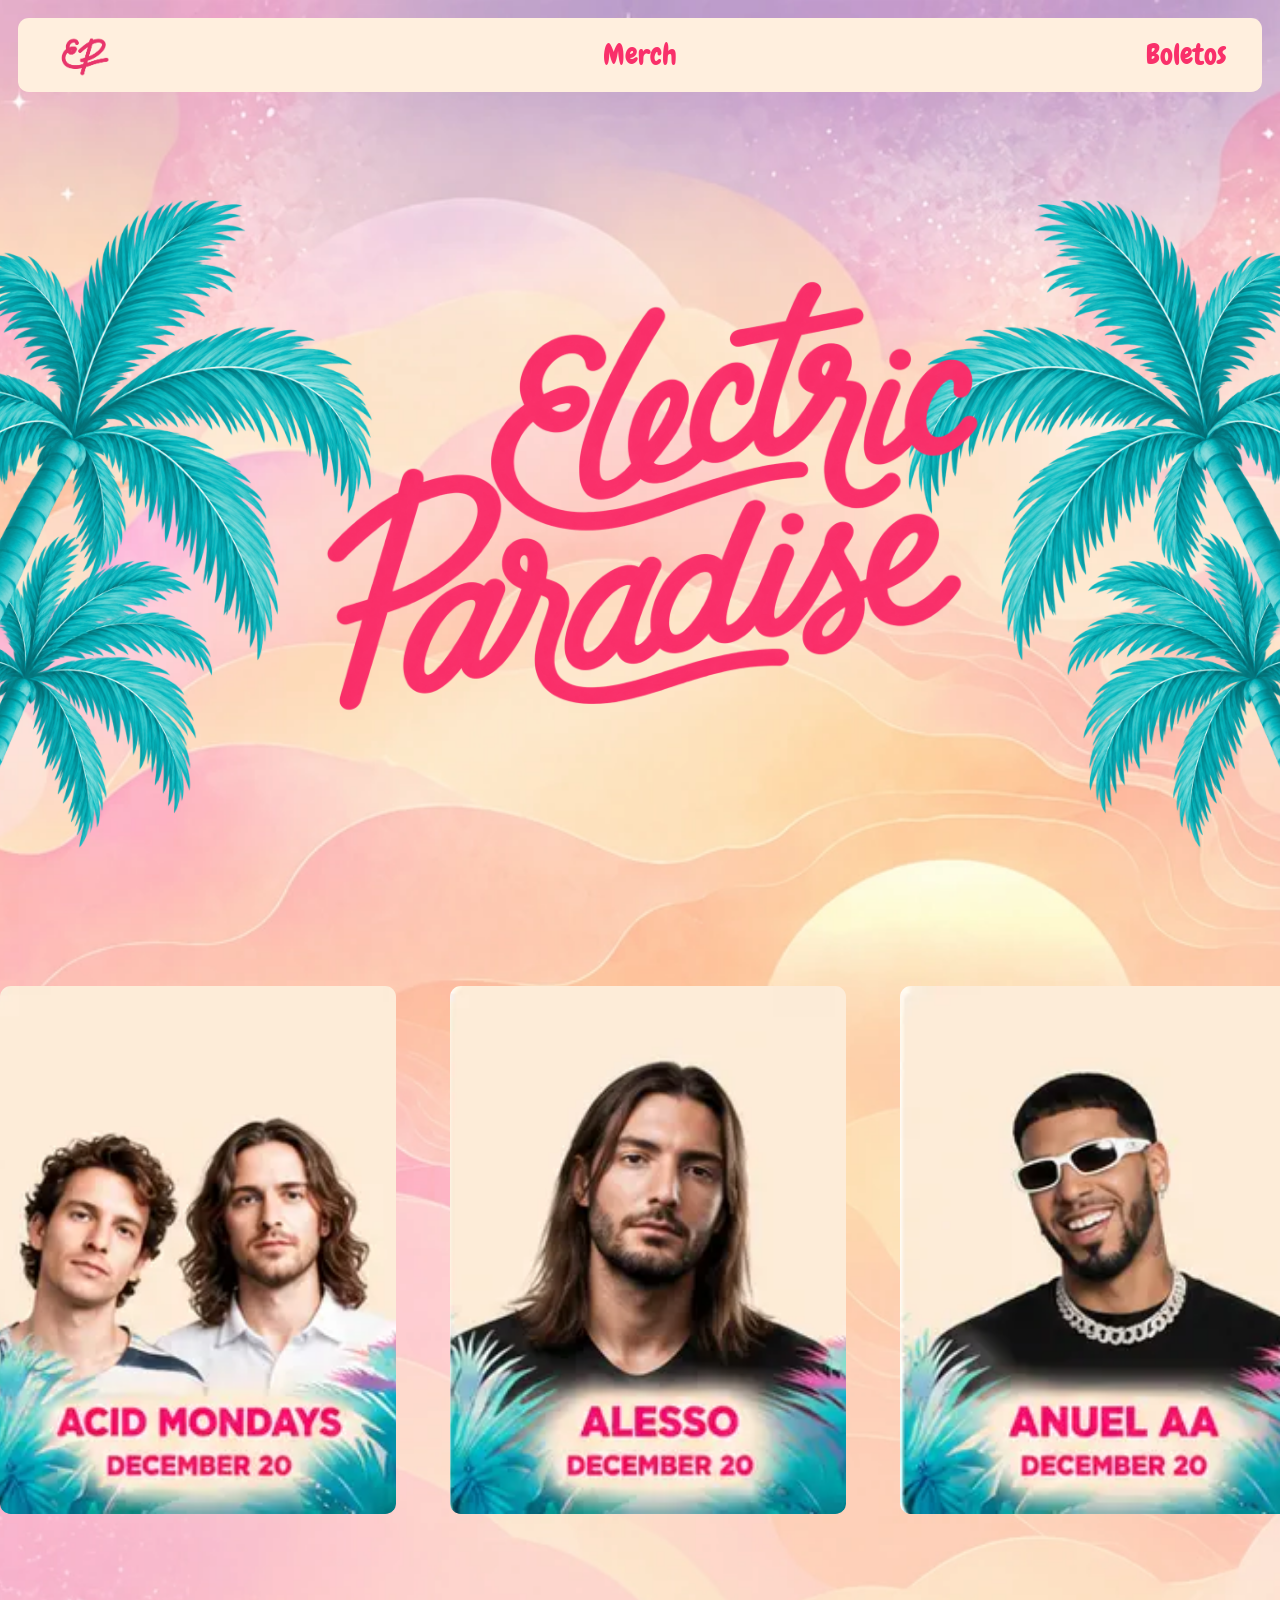
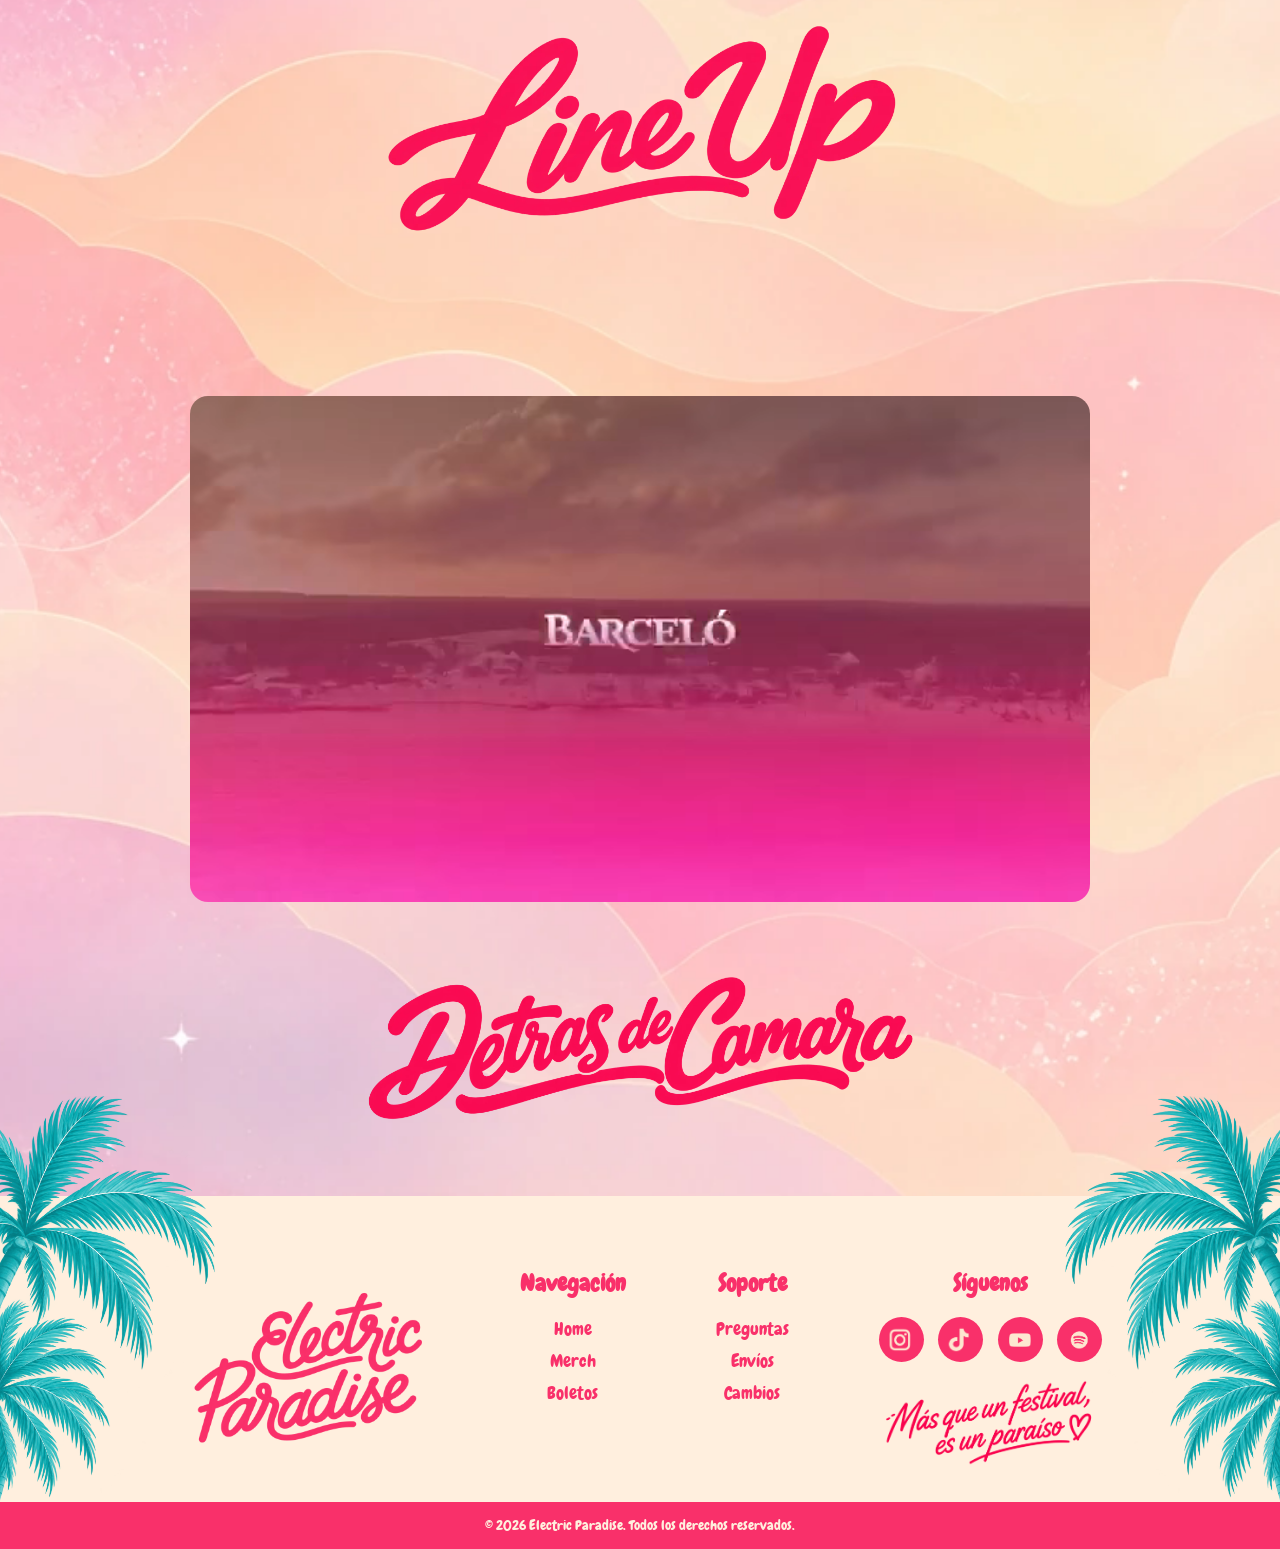
<file: index.html>
<!DOCTYPE html>
<html lang="en">
<head>
    <meta charset="UTF-8">
    <meta name="viewport" content="width=device-width, initial-scale=1.0">
    <title>Home</title>
    <link rel="stylesheet" href="CSS/style.css">
</head>
<body>

    <!-- FONDO -->
     <img class="fondo" src="MEDIA/IMG/Fondo-largo_E.P..webp" alt="">

    <!-- NAVBAR -->
    <header>
        <!-- LOGO -->
         <a class="ILOGO" href="#">
            <img src="MEDIA/IMG/Isologo_E.P.webp" alt="Electric Paradise">
         </a>

         <nav id="menu">
            <ul>
                <li class="centro"><a href="tienda.html">Merch</a></li>
                <li><a href="boletos.html">Boletos</a></li>
            </ul>
         </nav>

         <button class="hamb" id="hamb">
            <img src="MEDIA/IMG/Icono_hamb.webp" alt="">
         </button>

    </header>

    <main>
        <section class="HERO">
            <img class="palmera izquierda" src="MEDIA/IMG/Palmeritas_hero.webp" alt="">
            <img class="palmera derecha" src="MEDIA/IMG/Palmeritas_hero.webp" alt="">
            <h1>
                <img src="MEDIA/IMG/Logo_E.P..webp" alt="">
            </h1>
        </section>
        
        <!-- CARRUSEL DE ARTISTAS -->
        <section class="carrusel">
            <div class="cinta">
                <img src="MEDIA/IMG/Artistas/Acid_Mondays.webp" alt="">
                <img src="MEDIA/IMG/Artistas/Alesso.webp" alt="">
                <img src="MEDIA/IMG/Artistas/Anuel_AA.webp" alt="">
                <img src="MEDIA/IMG/Artistas/Davide_Squillace.webp" alt="">
                <img src="MEDIA/IMG/Artistas/Maluma.webp" alt="">
        
                <img src="MEDIA/IMG/Artistas/Acid_Mondays.webp" alt="">
                <img src="MEDIA/IMG/Artistas/Alesso.webp" alt="">
                <img src="MEDIA/IMG/Artistas/Anuel_AA.webp" alt="">
                <img src="MEDIA/IMG/Artistas/Davide_Squillace.webp" alt="">
                <img src="MEDIA/IMG/Artistas/Maluma.webp" alt="">
            </div>
        </section>

        <section class="line-up">
            <h2>
                <img class="titulo" src="MEDIA/IMG/Line-Up_E.P..webp" alt="">
            </h2>
        </section>

        <div class="detras">
            <video autoplay muted loop playsinline src="MEDIA/VID/Detras_Camara.webm"></video>
        </div>

        <div class="DetrasCamara">
            <h2>
                <img class="titulo" src="MEDIA/IMG/Detras de camara_E.webp" alt="">
            </h2>
        </div>

    </main>

    <!-- FOOTER -->
    <footer>
        <div class="footer-p">
            <img class="palmera izquierda" src="MEDIA/IMG/Palmeritas_footer.webp" alt="">
            <img class="palmera derecha" src="MEDIA/IMG/Palmeritas_footer.webp" alt="">

            <div class="footer-cont">
                <img class="footer-logo" src="MEDIA/IMG/Logo_E.P..webp" alt="Electric Paradise">

                <div class="columna">
                    <h3>Navegación</h3>
                    <ul>
                        <li><a href="index.html">Home</a></li>
                        <li><a href="tienda.html">Merch</a></li>
                        <li><a href="#">Boletos</a></li>
                    </ul>
                </div>

                <div class="columna">
                    <h3>Soporte</h3>
                    <ul>
                        <li><a href="#">Preguntas</a></li>
                        <li><a href="#">Envíos</a></li>
                        <li><a href="#">Cambios</a></li>
                    </ul>
                </div>

                <div class="columna">
                    <h3>Síguenos</h3>
                    <div class="redes">
                        <a href="">
                            <img src="MEDIA/IMG/Iconos_E.P./Instagram.webp" alt="">
                        </a>                        
                        <a href="">
                            <img src="MEDIA/IMG/Iconos_E.P./TikTok.webp" alt="">
                        </a>                        
                        <a href="">
                            <img src="MEDIA/IMG/Iconos_E.P./YouTube.webp" alt="">
                        </a>
                        <a href="">
                            <img src="MEDIA/IMG/Iconos_E.P./Spotify.webp" alt="">
                        </a>
                    </div>
                    <img class="frase" src="MEDIA/IMG/Footer_frase.webp" alt="Más que un festival, es un paraíso">
                </div>
            </div>
        </div>

        <p class="copyright">© 2026 Electric Paradise. Todos los derechos reservados.</p>
    </footer>



    <script src="JS/script.js"></script>
</body>
</html>
</file>
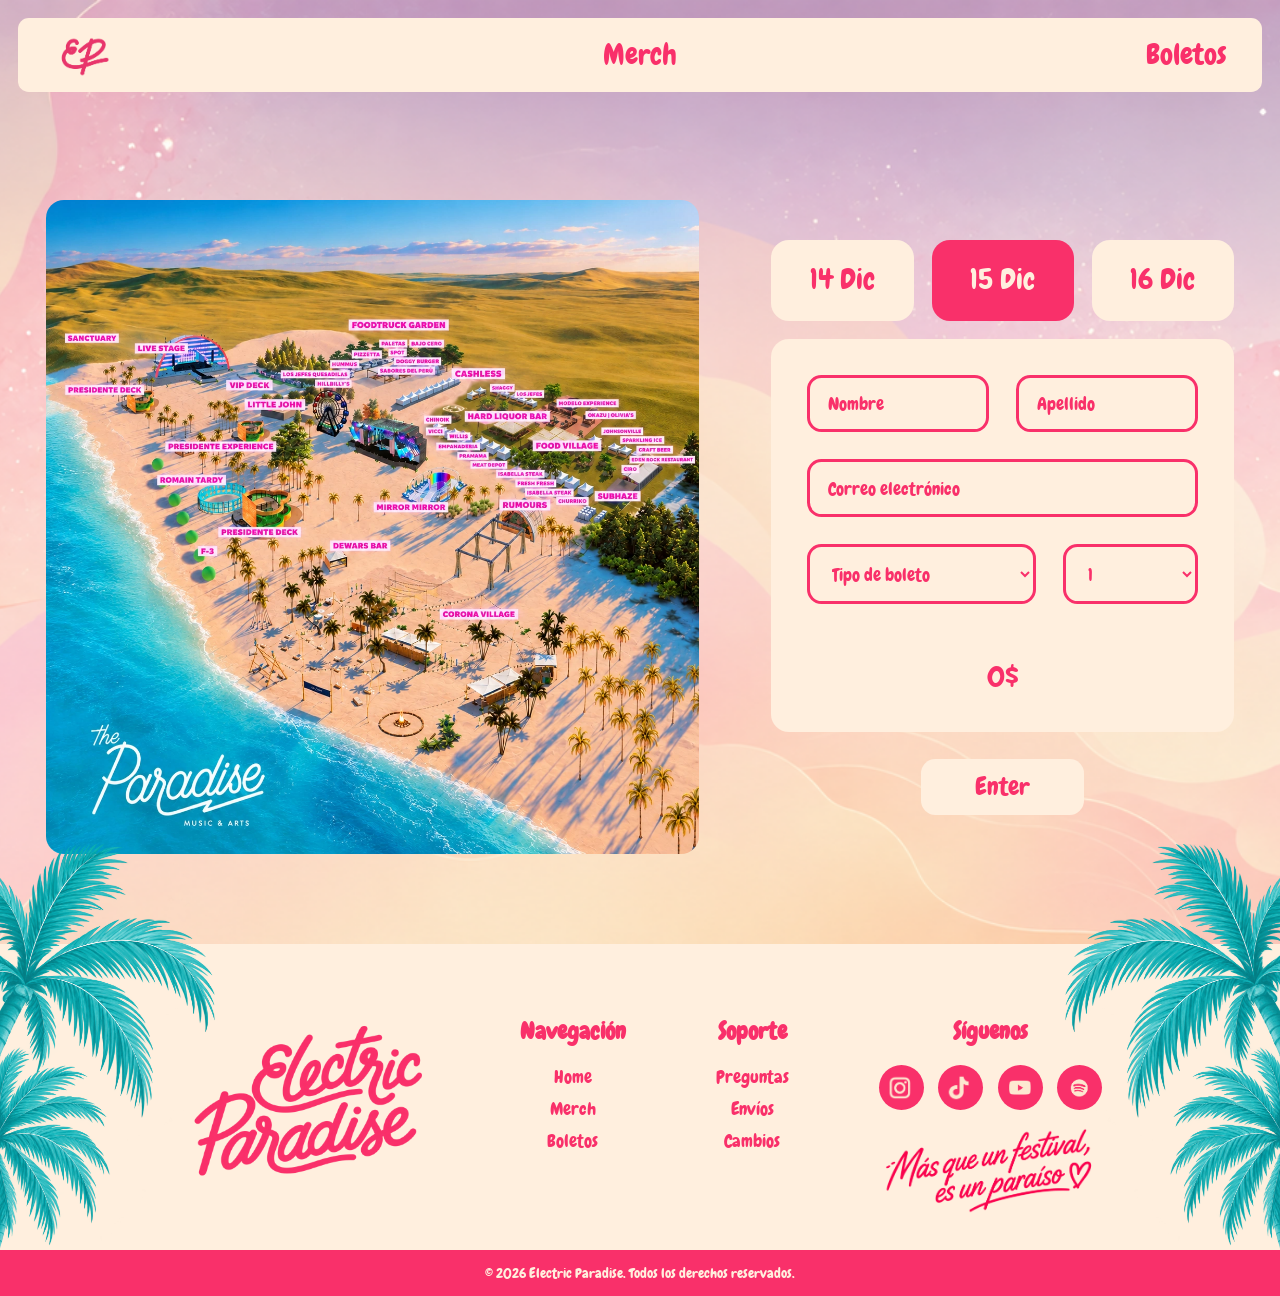
<file: boletos.html>
<!DOCTYPE html>
<html lang="en">
<head>
    <meta charset="UTF-8">
    <meta name="viewport" content="width=device-width, initial-scale=1.0">
    <title>Boletos</title>
    <link rel="stylesheet" href="CSS/style.css">
</head>
<body>
        <!-- FONDO -->
     <img class="fondo-boletos" src="MEDIA/IMG/Fondo_Electric_Paradise.webp" alt="">

    <!-- NAVBAR -->
    <header>
        <!-- LOGO -->
         <a class="ILOGO" href="index.html">
            <img src="MEDIA/IMG/Isologo_E.P.webp" alt="Electric Paradise">
         </a>

         <nav id="menu">
            <ul>
                <li class="centro"><a href="tienda.html">Merch</a></li>
                <li><a href="#">Boletos</a></li>
            </ul>
         </nav>

         <button class="hamb" id="hamb">
            <img src="MEDIA/IMG/Icono_hamb.webp" alt="">
         </button>

    </header>

    <main>
        <section class="boletos">
            <!-- MAPA -->
            <img class="mapa" src="MEDIA/IMG/mapa_E.P.webp" alt="Mapa del festival Electric Paradise">

            <!-- COMPRA -->
            <div class="compra">
                <!-- FECHAS -->
                <div class="fechas">
                    <input type="radio" name="fecha" id="dia14" value="14">
                    <label for="dia14">14 Dic</label>

                    <input type="radio" name="fecha" id="dia15" value="15" checked>
                    <label for="dia15">15 Dic</label>

                    <input type="radio" name="fecha" id="dia16" value="16">
                    <label for="dia16">16 Dic</label>
                </div>

                <!-- FORMULARIO -->
                <form class="formulario" id="formulario">
                    <div class="fila">
                        <input type="text" id="nombre" placeholder="Nombre">
                        <input type="text" id="apellido" placeholder="Apellido">
                    </div>

                    <input type="email" id="correo" placeholder="Correo electrónico">

                    <div class="fila">
                        <select class="tipo" id="tipo">
                            <option value="0" selected>Tipo de boleto</option>
                            <option value="150">General - 150$</option>
                            <option value="300">VIP - 300$</option>
                            <option value="500">Backstage - 500$</option>
                        </select>

                        <select class="cantidad" id="cantidad">
                            <option value="1">1</option>
                            <option value="2">2</option>
                            <option value="3">3</option>
                            <option value="4">4</option>
                            <option value="5">5</option>
                        </select>
                    </div>

                    <p class="error" id="error"></p>
                    <p class="total" id="total">0$</p>
                </form>

                  <button type="button" form="formulario" class="boton" id="enter">Enter</button>

            </div>
        </section>
    </main>

        <!-- FOOTER -->
    <footer>
        <div class="footer-p">
            <img class="palmera izquierda" src="MEDIA/IMG/Palmeritas_footer.webp" alt="">
            <img class="palmera derecha" src="MEDIA/IMG/Palmeritas_footer.webp" alt="">

            <div class="footer-cont">
                <a href="">
                    <img class="footer-logo" src="MEDIA/IMG/Logo_E.P..webp" alt="Electric Paradise">
    
                </a>

                <div class="columna">
                    <h3>Navegación</h3>
                    <ul>
                        <li><a href="index.html">Home</a></li>
                        <li><a href="tienda.html">Merch</a></li>
                        <li><a href="#">Boletos</a></li>
                    </ul>
                </div>

                <div class="columna">
                    <h3>Soporte</h3>
                    <ul>
                        <li><a href="#">Preguntas</a></li>
                        <li><a href="#">Envíos</a></li>
                        <li><a href="#">Cambios</a></li>
                    </ul>
                </div>

                <div class="columna">
                    <h3>Síguenos</h3>
                    <div class="redes">
                        <a href="">
                            <img src="MEDIA/IMG/Iconos_E.P./Instagram.webp" alt="">
                        </a>                        
                        <a href="">
                            <img src="MEDIA/IMG/Iconos_E.P./TikTok.webp" alt="">
                        </a>                        
                        <a href="">
                            <img src="MEDIA/IMG/Iconos_E.P./YouTube.webp" alt="">
                        </a>
                        <a href="">
                            <img src="MEDIA/IMG/Iconos_E.P./Spotify.webp" alt="">
                        </a>
                    </div>
                    <img class="frase" src="MEDIA/IMG/Footer_frase.webp" alt="Más que un festival, es un paraíso">
                </div>
            </div>
        </div>

        <p class="copyright">© 2026 Electric Paradise. Todos los derechos reservados.</p>
    </footer>

        <!-- MODAL DE CONFIRMACIÓN -->
    <div class="modal" id="modal">
        <div class="modal-contenido">
            <h2>¡Compra confirmada!</h2>
            <p id="modal-texto"></p>
            <button class="boton" id="cerrar-modal">Cerrar</button>
        </div>
    </div>


    <!-- JS -->
    <script src="JS/formulario.js"></script>
    <script src="JS/script.js"></script> 
</body>
</html>
</file>
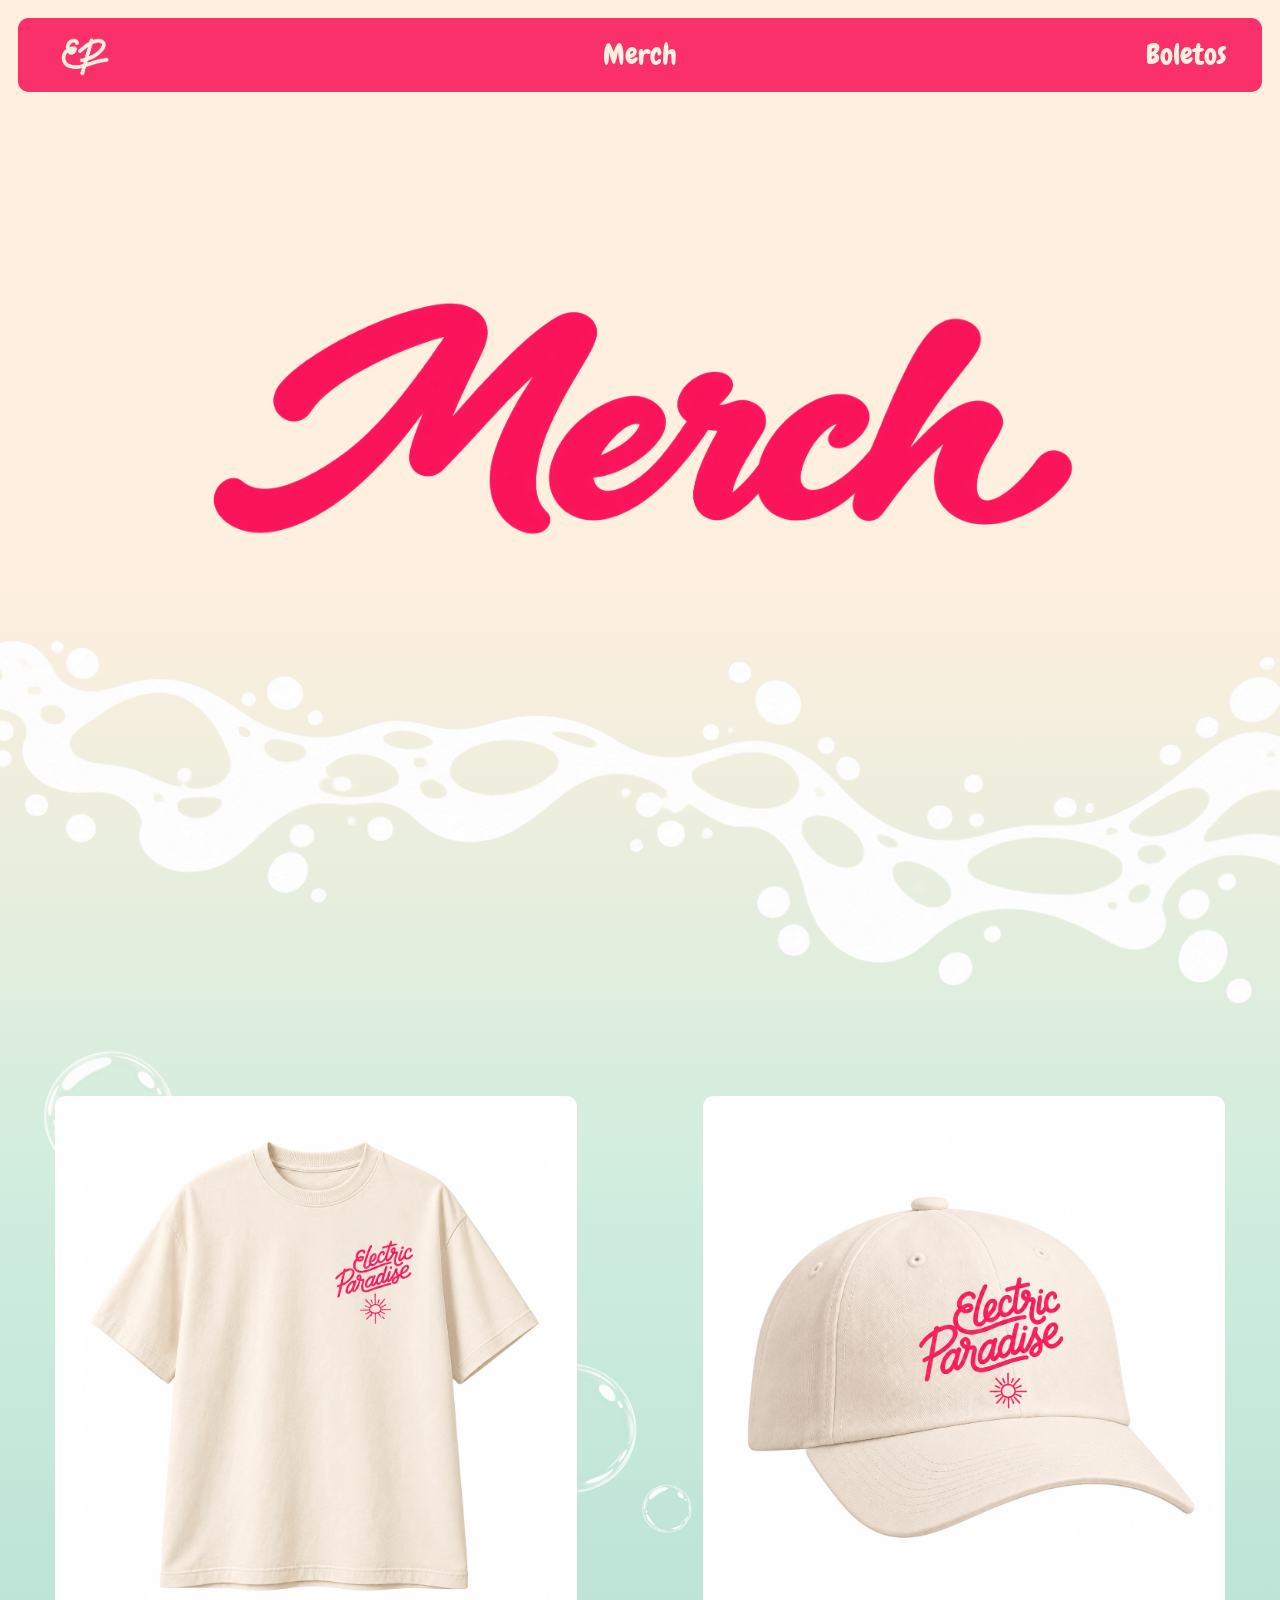
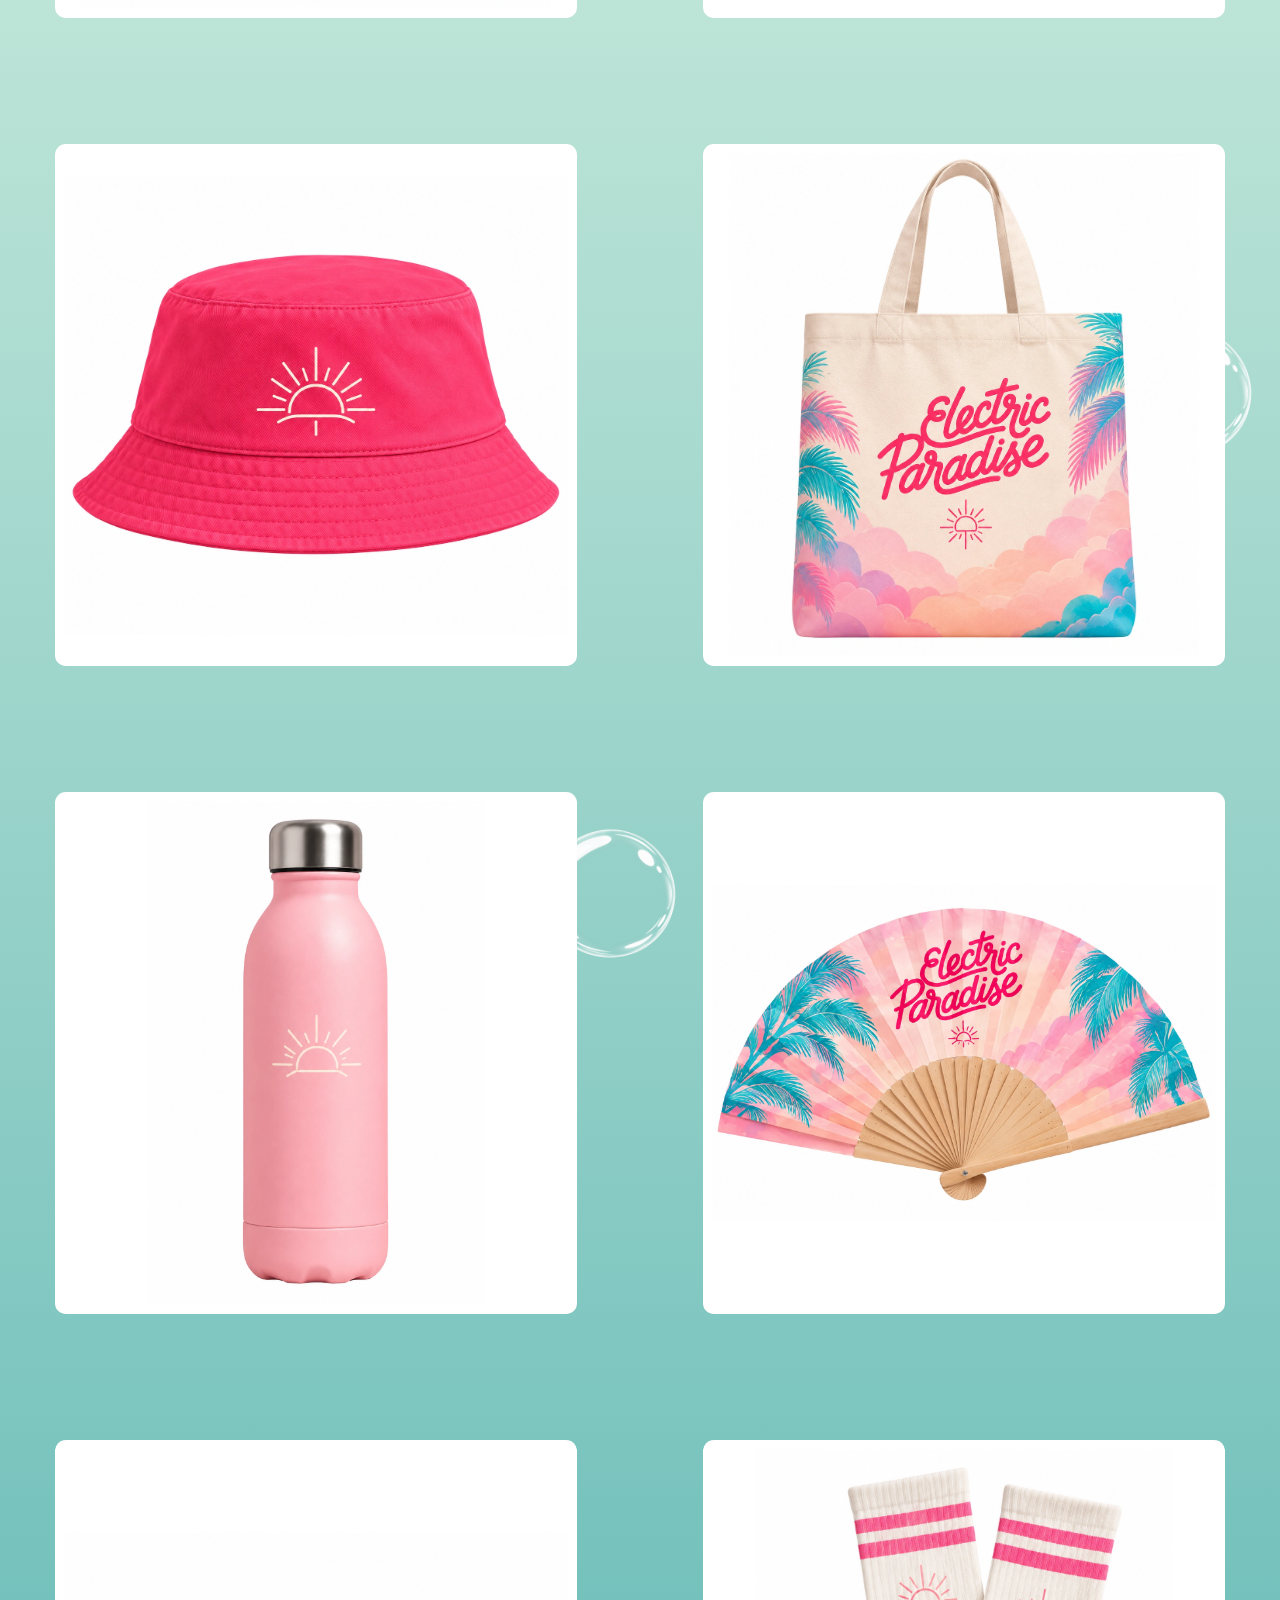
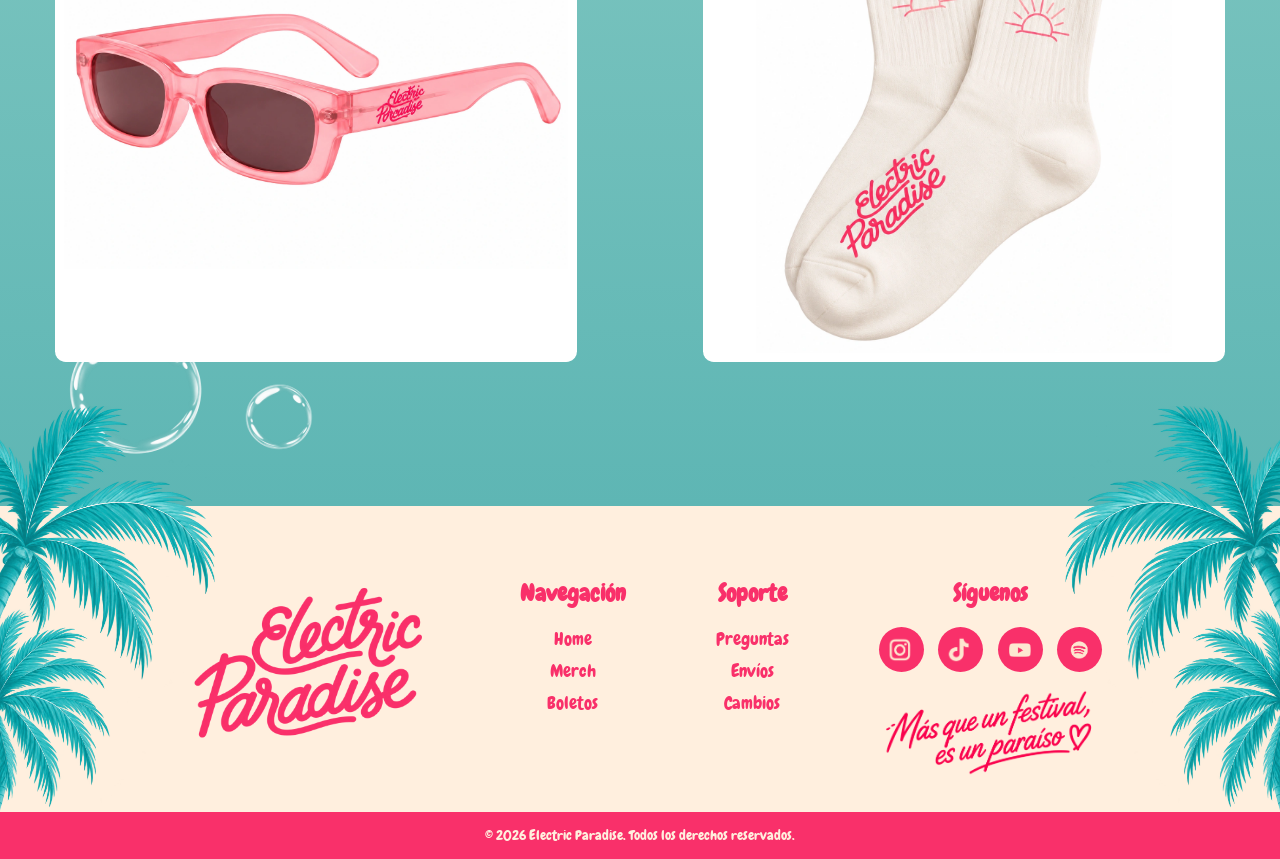
<file: tienda.html>
<!DOCTYPE html>
<html lang="en">
<head>
    <meta charset="UTF-8">
    <meta name="viewport" content="width=device-width, initial-scale=1.0">
    <title>Tienda</title>
    <link rel="stylesheet" href="CSS/style.css">
</head>
<body>
    <!-- NAVBAR -->
    <header class="header-tienda">
        <!-- LOGO -->
         <a class="ILOGO" href="index.html">
            <img src="MEDIA/IMG/Isologo_claro.webp" alt="Electric Paradise">
         </a>

         <nav id="menu">
            <ul>
                <li class="centro"><a href="tienda.html">Merch</a></li>
                <li><a href="boletos.html">Boletos</a></li>
            </ul>
         </nav>

         <button class="hamb" id="hamb">
            <img src="MEDIA/IMG/Icono_hamb-claro.webp" alt="">
         </button>

    </header>
    <main>
        <section class="HERO-tienda">
            <h1>
                <img src="MEDIA/IMG/Merch.webp" alt="">
            </h1>
        </section>
    
        <section class="productos">
            <div class="degradado">

                <!-- ESPUMA -->
                <img class="espuma" src="MEDIA/IMG/espuma.webp" alt="">

                <!-- BURBUJAS -->
                <img class="burbuja grande b1" src="MEDIA/IMG/Burbuja.webp" alt="">
                <img class="burbuja grande b2" src="MEDIA/IMG/Burbuja.webp" alt="">
                <img class="burbuja mini b3" src="MEDIA/IMG/Burbuja.webp" alt="">
                <img class="burbuja chica b4" src="MEDIA/IMG/Burbuja.webp" alt="">
                <img class="burbuja grande b5" src="MEDIA/IMG/Burbuja.webp" alt="">
                <img class="burbuja grande b6" src="MEDIA/IMG/Burbuja.webp" alt="">
                <img class="burbuja chica b7" src="MEDIA/IMG/Burbuja.webp" alt="">
                <img class="burbuja grande b8" src="MEDIA/IMG/Burbuja.webp" alt="">
                <img class="burbuja chica b9" src="MEDIA/IMG/Burbuja.webp" alt="">
                <img class="burbuja grande b10" src="MEDIA/IMG/Burbuja.webp" alt="">
                <img class="burbuja grande b11" src="MEDIA/IMG/Burbuja.webp" alt="">
                <img class="burbuja chica b12" src="MEDIA/IMG/Burbuja.webp" alt="">

                <div class="galeria">
                    <img src="MEDIA/IMG/Electric_Paradise_Merch_WEBP/01_camiseta.webp" alt="">
                    <img src="MEDIA/IMG/Electric_Paradise_Merch_WEBP/02_gorra.webp" alt="">
                    <img src="MEDIA/IMG/Electric_Paradise_Merch_WEBP/03_bucket_hat.webp" alt="">
                    <img src="MEDIA/IMG/Electric_Paradise_Merch_WEBP/04_tote_bag.webp" alt="">
                    <img src="MEDIA/IMG/Electric_Paradise_Merch_WEBP/05_termo.webp" alt="">
                    <img src="MEDIA/IMG/Electric_Paradise_Merch_WEBP/06_abanico.webp" alt="">
                    <img src="MEDIA/IMG/Electric_Paradise_Merch_WEBP/07_lentes.webp" alt="">
                    <img src="MEDIA/IMG/Electric_Paradise_Merch_WEBP/08_medias.webp" alt="">
                </div>
            </div>
        </section>
        
    </main>

        <!-- FOOTER -->
    <footer>
        <div class="footer-p">
            <img class="palmera izquierda" src="MEDIA/IMG/Palmeritas_footer.webp" alt="">
            <img class="palmera derecha" src="MEDIA/IMG/Palmeritas_footer.webp" alt="">

            <div class="footer-cont">
                <a href="">
                    <img class="footer-logo" src="MEDIA/IMG/Logo_E.P..webp" alt="Electric Paradise">
    
                </a>

                <div class="columna">
                    <h3>Navegación</h3>
                    <ul>
                        <li><a href="index.html">Home</a></li>
                        <li><a href="tienda.html">Merch</a></li>
                        <li><a href="#">Boletos</a></li>
                    </ul>
                </div>

                <div class="columna">
                    <h3>Soporte</h3>
                    <ul>
                        <li><a href="#">Preguntas</a></li>
                        <li><a href="#">Envíos</a></li>
                        <li><a href="#">Cambios</a></li>
                    </ul>
                </div>

                <div class="columna">
                    <h3>Síguenos</h3>
                    <div class="redes">
                        <a href="">
                            <img src="MEDIA/IMG/Iconos_E.P./Instagram.webp" alt="">
                        </a>                        
                        <a href="">
                            <img src="MEDIA/IMG/Iconos_E.P./TikTok.webp" alt="">
                        </a>                        
                        <a href="">
                            <img src="MEDIA/IMG/Iconos_E.P./YouTube.webp" alt="">
                        </a>
                        <a href="">
                            <img src="MEDIA/IMG/Iconos_E.P./Spotify.webp" alt="">
                        </a>
                    </div>
                    <img class="frase" src="MEDIA/IMG/Footer_frase.webp" alt="Más que un festival, es un paraíso">
                </div>
            </div>
        </div>

        <p class="copyright">© 2026 Electric Paradise. Todos los derechos reservados.</p>
    </footer>
    
    <script src="JS/script.js"></script>
</body>
</html>
</file>
<file: CSS/style.css>
* {
    margin: 0;
    padding: 0;
    box-sizing: border-box;
    font-size: 18px;
}


@font-face {
    font-family: Chewy;
    src: url(../TIPO/Chewy-Regular.ttf);
}
:root {
    --color-principal: #F9306A;
    --color-selec: #D30540;
    --color-fondo: #FFEFDE;
    --color-segundo: #CFEDDE;
    --color-tercer: #5EB6B4;
    --tipo-texto: Chewy;
    --espacio: 7rem;
}

body {
    position: relative;
    background-color: var(--color-fondo);
    display: flow-root;

}

/* NAVBAR */

a {
    text-decoration: none;
}

ul {
    list-style: none;
}

header {
    display: flex;
    justify-content: space-between;
    align-items: center;
    padding: 0.4rem 2rem;
    background-color: var(--color-fondo);
    border-radius: 0.6rem;
    margin: 1rem;
    position: relative;
    z-index: 10;
}

.ILOGO img {
    width: 60px;
    height: auto;
    display: block;
    transition: 0.3s;
}

.ILOGO:hover img {
    transform: scale(1.1);
}


nav ul {
    display: flex;
}

.centro {
    position: absolute;
    left: 50%;
    transform: translateX(-50%);
}


nav a {
    font-family: var(--tipo-texto);
    color: var(--color-principal);
    font-size: 1.6rem;
    transition: 0.3s;
}


nav a:hover {
    color: var(--color-selec);
}

/* HAMBURGUESA */

.hamb {
    display: none;
}

/* HOME */

/* FONDO */

.fondo {
    position: absolute;
    top: 0;
    left: 0;
    width: 100%;
    height: 100%;
    object-fit: cover;
    object-position: top center;
    z-index: -1;
}

/* HERO */


/* logo */
.HERO {
    position: relative;
    padding: 8rem 1rem;
    overflow-x: clip;
}

.HERO h1 {
    position: relative;
    z-index: 2;
}

.HERO img {
    display: block;
    width: 40rem;
    max-width: 100%;
    height: auto;
    margin: 0 auto;
    transition: 0.3s;

}

.HERO h1 img:hover {
    transform: scale(1.1);
}

/* palmeras */
.HERO .palmera {
    position: absolute;
    top: 5rem;
    width: 32%;
    height: auto;
    pointer-events: none;
    z-index: 0;
}

/* .palmera{

} */

.izquierda {
    left: -2rem;
    animation: mecer-izq 2s ease-in-out infinite alternate;
}

.derecha {
    right: -2rem;
    transform: scaleX(-1);
    animation: mecer-der 2s ease-in-out infinite alternate;
}

@keyframes mecer-izq {
    from {
        transform: rotate(-2deg);
    }
    to {
        transform: rotate(2deg);
    }
}

@keyframes mecer-der {
    from {
        transform: scaleX(-1) rotate(-2deg);
    }
    to {
        transform: scaleX(-1) rotate(2deg);
    }
}

/* CARRUSEL */

.carrusel {
    overflow: hidden;
    padding: 6rem 0;
}

.cinta {
    display: flex;
    width: max-content;
    animation: girar 30s linear infinite;
}

.cinta img {
    width: 22rem;
    aspect-ratio: 3 / 4;
    object-fit: cover;
    border-radius: 0.6rem;
    margin-right: 3rem;
    transition: transform 0.3s ease, box-shadow 0.3s ease;
    cursor: pointer;
}

.cinta img:hover {
    transform: scale(1.1);
    box-shadow: 0 0.8rem 1.5rem rgba(0, 0, 0, 0.25);
    position: relative;
    z-index: 1;
}


@keyframes girar {
    from {
        transform: translateX(0);
    }
    to {
        transform: translateX(-50%);
    }
}

/* LINE-UP */

.lineup {
    padding: 4rem 2rem;
}

.titulo {
    display: block;
    width: 31rem;
    max-width: 100%;
    height: auto;
    margin: 0 auto;
}

/* DETRAS DE CAMARA */

.detras {
    display: flex;
    padding-top: 9rem;
    justify-content: center;
}

.detras video {
    width: 50rem;
    max-width: 100%;
    border-radius: 1rem;
    object-fit: cover;
}

.DetrasCamara {
    padding-top: 3rem;
    padding-bottom: 3rem;
}

/* FOOTER */

.footer-p {
    position: relative;
    background-color: var(--color-fondo);
    overflow-x: clip;
}

footer .palmera {
    position: absolute;
    bottom: 0;
    width: 20%;
    height: auto;
    pointer-events: none;
}

.footer-cont {
    position: relative;
    z-index: 1;
    display: flex;
    justify-content: center;
    align-items: flex-start;
    gap: 5rem;
    padding-top: 4rem;
    padding-bottom: 2rem;
    flex-wrap: wrap;
}

.footer-logo {
    width: 14rem;
    height: auto;
    align-self: center;
}

.columna {
    text-align: center;
}

.columna h3 {
    font-family: var(--tipo-texto);
    color: var(--color-principal);
    font-size: 1.3rem;
    margin-bottom: 1rem;
}

.columna ul {
    display: flex;
    flex-direction: column;
    gap: 0.5rem;
}

.columna a {
    font-family: var(--tipo-texto);
    color: var(--color-principal);
    font-size: 1rem;
    transition: 0.3s;
}

.columna a:hover {
    color: var(--color-selec);
}

/* REDES */

.redes {
    display: flex;
    justify-content: center;
    gap: 0.8rem;
    margin-bottom: 1rem;
}

.redes a {
    display: flex;
    justify-content: center;
    align-items: center;
    width: 2.5rem;
    height: 2.5rem;
    border-radius: 50%;
    background-color: var(--color-principal);
    transition: transform 0.3s ease;
}

.redes a:hover {
    transform: scale(1.1);
}

.redes img {
    width: 75%;
    height: 75%;
    object-fit: contain;
}

.frase {
    display: block;
    width: 12rem;
    height: auto;
    margin: 0 auto;
}

.copyright {
    background-color: var(--color-principal);
    color: var(--color-fondo);
    text-align: center;
    padding: 0.8rem;
    font-family: var(--tipo-texto);
    font-size: 0.8rem;
}

/* TIENDA */

/* HEADER */

.header-tienda {
    background-color: var(--color-principal);
}

.header-tienda nav a {
    color: var(--color-fondo);
}

.header-tienda nav a:hover {
    color: white;
}

.degradado {
    position: relative;
    overflow: hidden;
    background: linear-gradient(
        to bottom,
        var(--color-fondo) 0%,
        var(--color-segundo) 20%,
        var(--color-tercer) 100%
    );
    padding: 22rem 2rem 8rem;

}

.HERO-tienda {
    padding: 9rem 1rem 0rem;
}

.HERO-tienda img {
    display: block;
    width: 50rem;
    max-width: 100%;
    height: auto;
    margin: 0 auto;
}


/* GALERIA DE PRODUCTOS */

.productos {
    /* padding-top: 15rem; */
}

.galeria {
    display: flex;
    flex-wrap: wrap;
    gap: var(--espacio);
    max-width: 65rem;
    margin: 0 auto;
    position: relative;
    z-index: 1;
    padding-top: 7rem;
}

.galeria img {
    width: calc((100% - var(--espacio)) / 2);
    aspect-ratio: 1 / 1;
    object-fit: contain;
    background-color: white;
    padding: 0.5rem;
    border-radius: 0.6rem;
    transition: transform 0.3s ease, box-shadow 0.3s ease;
}

.galeria img:hover {
    transform: scale(1.05);
    box-shadow: 0 0.8rem 1.5rem rgba(0, 0, 0, 0.2);
}

.espuma {
    position: absolute;
    top: 0;
    left: 0;
    width: 100%;
    height: auto;
    transform: rotate(-4deg) scale(1.3);
    animation: olas 2.5s ease-in-out infinite alternate;
}

@keyframes olas {
    from {
        transform: translateY(0) rotate(-4deg) scale(1.3);
    }
    to {
        transform: translateY(4rem) rotate(-4deg) scale(1.3);
    }
}

.burbuja {
    position: absolute;
    height: auto;
    z-index: 0;
    pointer-events: none;
    animation: latir 0.5s ease-in-out infinite alternate;
}

@keyframes latir {
    from {
        transform: scale(1);
    }
    to {
        transform: scale(1.1);
    }
}

.grande { width: 8rem; }
.chica  { width: 4rem; }
.mini   { width: 3rem; }

.b1  { top: 15%; left: 3%; }
.b2  { top: 25%; left: 39%; }
.b3  { top: 29%; left: 50%; }
.b4  { top: 45%; left: 5%; }
.b5  { top: 43%; left: 87%; }
.b6  { top: 59%; left: 42%; }
.b7  { top: 61%; left: 19%; }
.b8  { top: 62%; left: 5%; }
.b9  { top: 79%; left: 75%; }
.b10 { top: 80%; left: 84%; }
.b11 { top: 94%; left: 5%; }
.b12 { top: 96%; left: 19%; }

/* BOLETOS */

.boletos {
    display: flex;
    align-items: center;
    gap: 4rem;
    max-width: 70rem;
    margin: 0 auto;
    padding: 5rem 2rem;
}

.mapa {
    width: 55%;
    height: auto;
    border-radius: 1rem;
}

.compra {
    width: 45%;
}

.fondo-boletos {
    position: absolute;
    top: 0;
    left: 0;
    width: 100%;
    height: 100%;
    object-fit: cover;
    object-position: top center;
    z-index: -1;
}

/* fechas */

.fechas {
    display: flex;
    gap: 1rem;
    margin-bottom: 1rem;
}

.fechas input {
    position: absolute;
    opacity: 0;
}

.fechas label {
    flex: 1;
    text-align: center;
    padding: 1.2rem 0;
    background-color: var(--color-fondo);
    color: var(--color-principal);
    font-family: var(--tipo-texto);
    font-size: 1.6rem;
    border-radius: 1rem;
    cursor: pointer;
    transition: 0.3s;
}

.fechas label:hover {
    transform: scale(1.05);
}

.fechas input:checked + label {
    background-color: var(--color-principal);
    color: var(--color-fondo);
}

/* formulario */

.formulario {
    display: flex;
    flex-direction: column;
    gap: 1.5rem;
    background-color: var(--color-fondo);
    padding: 2rem;
    border-radius: 1rem;
}

.fila {
    display: flex;
    gap: 1.5rem;
}

.formulario input,
.formulario select {
    width: 100%;
    padding: 0.8rem 1rem;
    background-color: transparent;
    border: 3px solid var(--color-principal);
    border-radius: 0.8rem;
    color: var(--color-principal);
    font-family: var(--tipo-texto);
    font-size: 1rem;
}

.formulario input::placeholder {
    color: var(--color-principal);
}

.formulario input:focus,
.formulario select:focus {
    outline: none;
    border-color: var(--color-selec);
}

.tipo {
    flex: 2;
}

.cantidad {
    flex: 1;
}

.error {
    text-align: center;
    color: var(--color-selec);
    font-family: var(--tipo-texto);
    font-size: 0.9rem;
}

.total {
    text-align: center;
    color: var(--color-principal);
    font-family: var(--tipo-texto);
    font-size: 1.6rem;
}

/* Boton enter */

.boton {
    display: block;
    margin: 1.5rem auto 0;
    padding: 0.6rem 3rem;
    background-color: var(--color-fondo);
    color: var(--color-principal);
    font-family: var(--tipo-texto);
    font-size: 1.4rem;
    border: none;
    border-radius: 0.8rem;
    cursor: pointer;
    transition: 0.3s;
}

.boton:hover {
    background-color: var(--color-principal);
    color: var(--color-fondo);
}

/* MODAL */

.modal {
    display: none;
    position: fixed;
    top: 0;
    left: 0;
    width: 100%;
    height: 100%;
    background-color: rgba(0, 0, 0, 0.5);
    justify-content: center;
    align-items: center;
    z-index: 100;
}

.modal.abierto {
    display: flex;
}

.modal-contenido {
    width: 90%;
    max-width: 25rem;
    padding: 2rem;
    background-color: var(--color-fondo);
    border-radius: 1rem;
    text-align: center;
}

.modal-contenido h2 {
    font-family: var(--tipo-texto);
    color: var(--color-principal);
    font-size: 1.8rem;
    margin-bottom: 1rem;
}

.modal-contenido p {
    font-family: var(--tipo-texto);
    color: var(--color-principal);
    font-size: 1.1rem;
}


/* RESPONSIVE */

/* ===== CELULAR ===== */

@media (max-width: 600px) {

    /* PARA TODO */
    header {
        padding: 0.4rem 1rem;
    }

    .ILOGO img {
        width: 2rem;
    }

    nav a {
        font-size: 0.9rem;
    }

    /* hamburguesa */

    .hamb {
        display: block;
        background: none;
        border: none;
        padding: 0;
        cursor: pointer;
    }

    .hamb img {
        width: 2.8rem;
        height: auto;
        display: block;
    }

    /* menu cerrado */
    nav {
        display: none;
        position: absolute;
        top: 100%;
        left: 0;
        right: 0;
        margin-top: 0.5rem;
        padding: 1rem;
        background-color: var(--color-fondo);
        border-radius: 0.6rem;
    }

    /* menu abierto */
    nav.abierto {
        display: block;
    }

    nav ul {
        flex-direction: column;
        align-items: center;
        gap: 1rem;
    }

    .centro {
        position: static;
        transform: none;
    }

    /* HOME */
    .HERO {
        padding: 15rem 1rem 15rem;
    }

    .HERO h1 img {
        width: 86%;
    }

    .HERO .palmera {
        width: 40%;
        padding-top: 9rem;
    }

    .HERO .derecha {
        right: -1rem;
    }

    .HERO .izquierda {
        left: -1rem;
    }

    .carrusel {
        padding: 2rem 0 3rem;
    }

    .cinta img {
        width: 16rem;
        margin-right: 3rem;
    }

    .lineup {
        padding: 2rem 1rem;
    }

    .titulo {
        width: 60%;
    }

    .detras {
        padding-top: 8rem;
    }

    .detras video {
        width: 85%;
    }

    .DetrasCamara {
        padding: 3rem 1rem;
    }

    footer .palmera {
        width: 47%;
    }

    footer .izquierda {
        left: -1rem;
    }

    footer .derecha {
        right: -1rem;
    }

    /* TIENDA */

    :root {
        --espacio: 1.2rem;
    }

    .header-tienda nav {
        background-color: var(--color-principal);
    }

    .HERO-tienda {
        padding: 14rem 1rem 13rem;
    }

    .HERO-tienda img {
        width: 85%;
    }

    .degradado {
        padding: 6rem 1rem 4rem;
    }

    .galeria {
        padding-top: 4rem;
    }

    .grande { width: 3.5rem; }
    .chica  { width: 2rem; }
    .mini   { width: 1.5rem; }

    /* BOLETOS */

    .boletos {
        flex-direction: column;
        padding: 2rem 1rem 3rem;
        gap: 2rem;
    }

    .mapa,
    .compra {
        width: 100%;
    }

    .fechas {
        gap: 0.6rem;
    }

    .fechas label {
        font-size: 1.1rem;
        padding: 0.8rem 0;
        border-radius: 0.8rem;
    }

    .formulario {
        padding: 1.2rem;
        gap: 1rem;
    }

    .fila {
        gap: 0.8rem;
    }

        .formulario input,
    .formulario select {
        padding: 0.7rem 0.8rem;
        font-size: 0.9rem;
        border-width: 2px;
    }

    .total {
        font-size: 1.3rem;
    }

    .boton {
        font-size: 1.2rem;
        padding: 0.6rem 2.5rem;
    }



}

/* * {
    outline: 1px solid red;
} */
</file>
